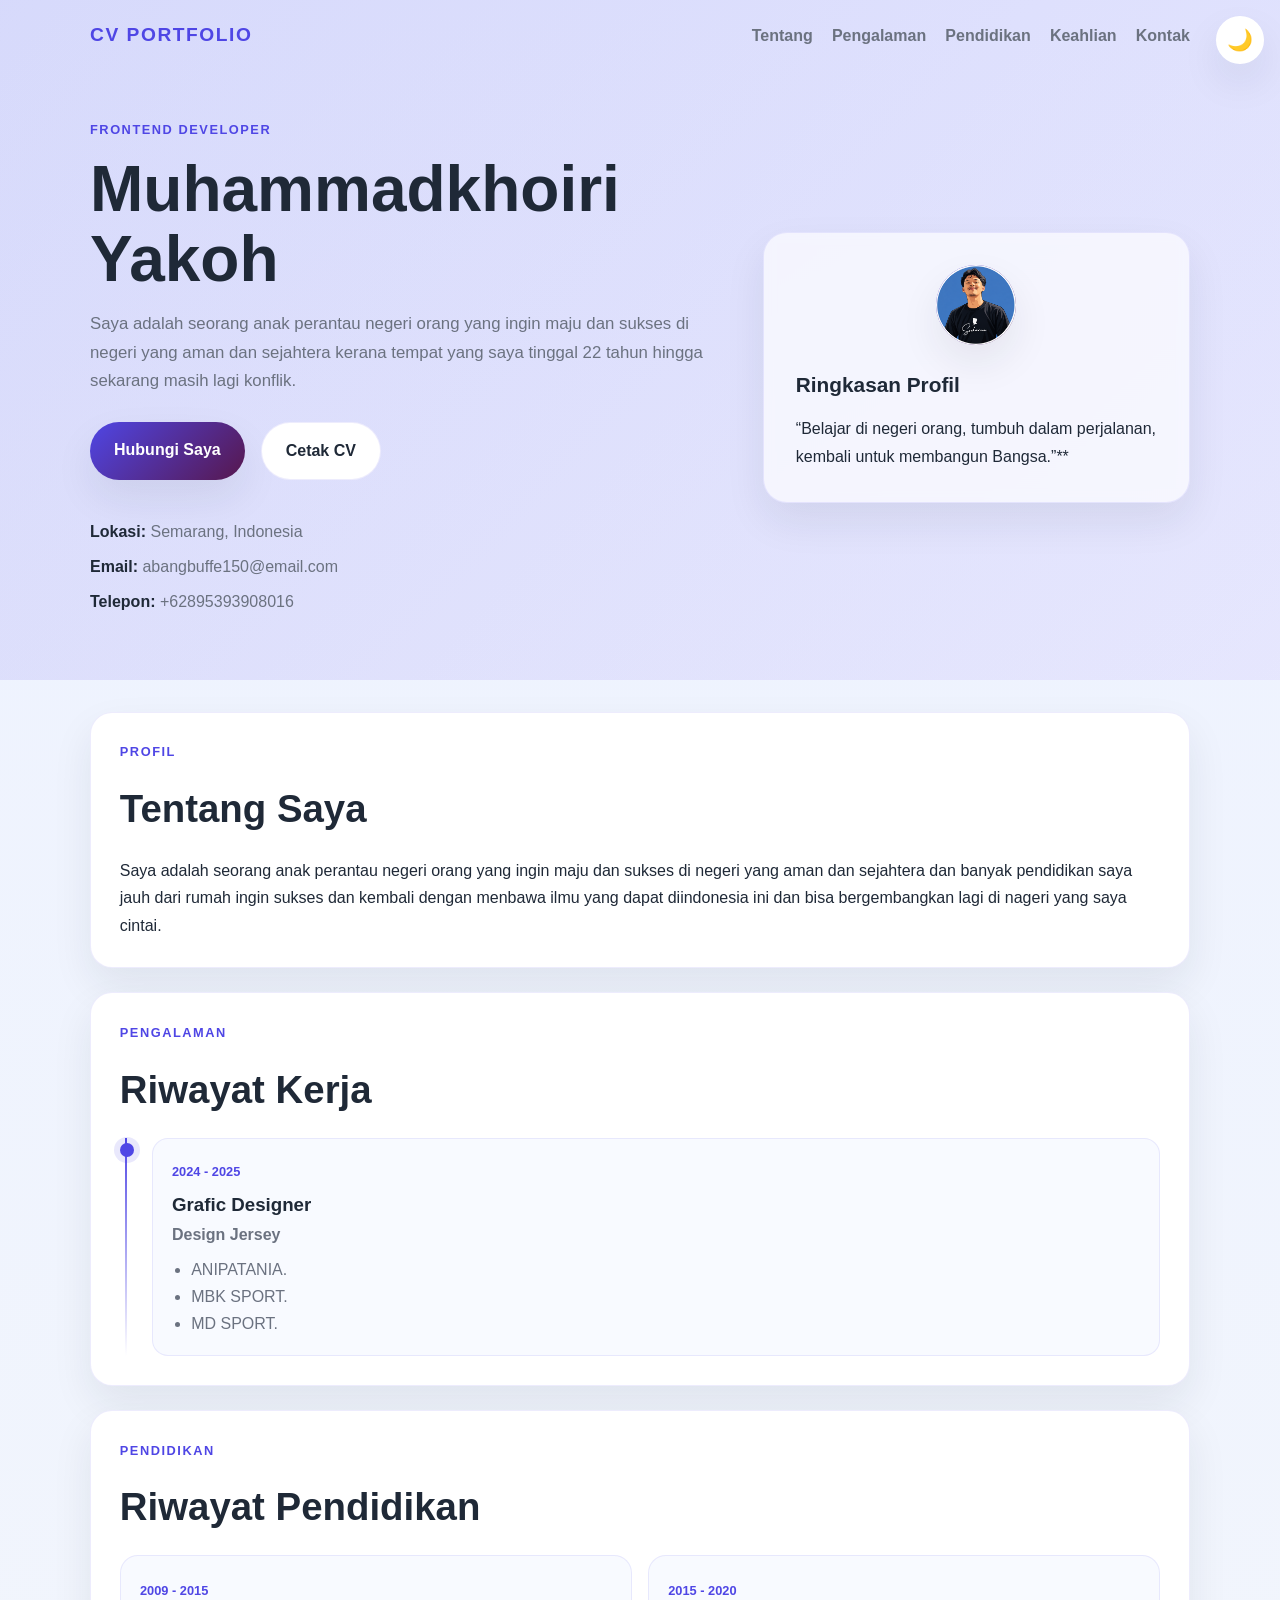
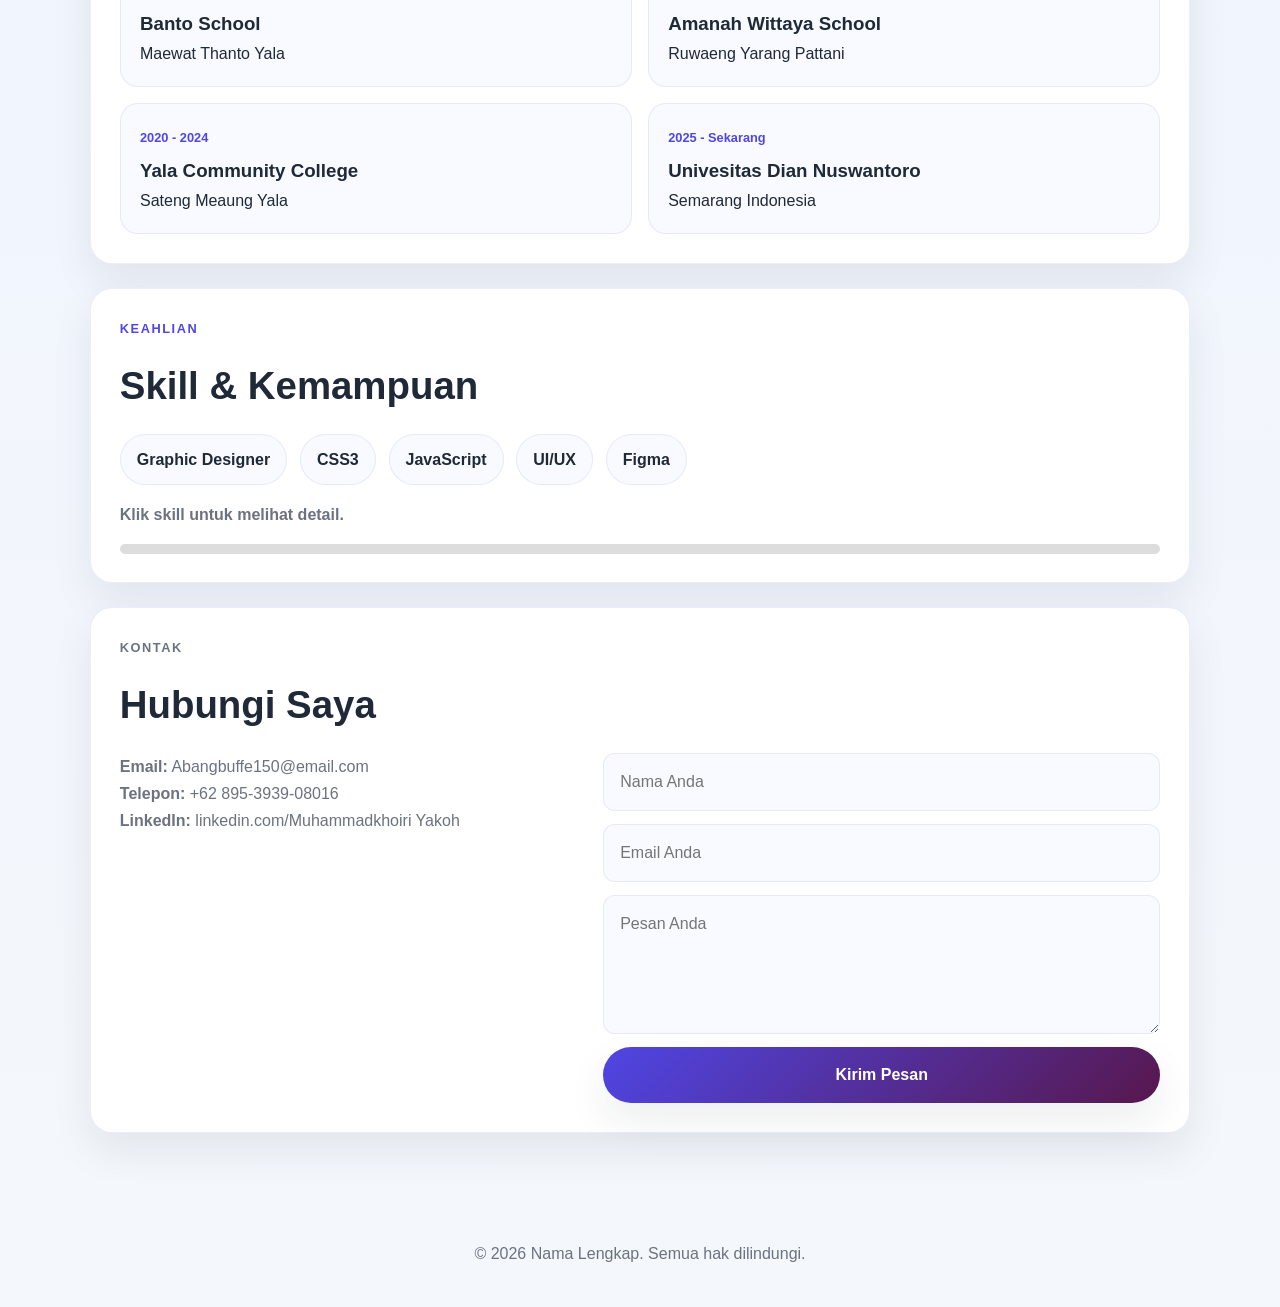
<file: Tugas 1/index.html>
<!DOCTYPE html>
<html lang="id">
  <head>
    <meta charset="UTF-8" />
    <meta name="viewport" content="width=device-width, initial-scale=1.0" />
    <title>CV - Muhammadkhoiri Yakoh</title>
    <meta
      name="description"
      content="Curriculum Vitae personal dengan desain modern dan responsif."
    />
    <link rel="stylesheet" href="css/style.css" />
  </head>
  <body>
    <div class="theme-switcher">
      <button id="themeToggle" aria-label="Ganti tema">🌙</button>
    </div>

    <header class="hero">
      <nav class="navbar container">
        <div class="brand">CV Portfolio</div>
        <div class="nav-links">
          <a href="#about">Tentang</a>
          <a href="#experience">Pengalaman</a>
          <a href="#education">Pendidikan</a>
          <a href="#skills">Keahlian</a>
          <a href="#contact">Kontak</a>
        </div>
      </nav>

      <div class="container hero-content">
        <div class="profile-text">
          <p class="eyebrow">Frontend Developer</p>
          <h1> Muhammadkhoiri Yakoh</h1>
          <p class="headline">
            Saya adalah seorang anak perantau negeri orang yang ingin maju dan sukses di negeri yang aman dan sejahtera
            kerana tempat yang saya tinggal 22 tahun hingga sekarang masih lagi konflik.
          </p>

          <div class="cta-group">
            <a href="#contact" class="btn btn-primary">Hubungi Saya</a>
            <button id="printCv" class="btn btn-secondary" type="button">
              Cetak CV
            </button>
          </div>

          <ul class="mini-info">
            <li><strong>Lokasi:</strong> Semarang, Indonesia</li>
            <li><strong>Email:</strong> abangbuffe150@email.com</li>
            <li><strong>Telepon:</strong> +62895393908016</li>
          </ul>
        </div>

        <div class="profile-card">
  <div class="avatar">
    <img src="img/GPT.png" alt="Profile Picture">
  </div>

  <div class="card-content">
    <h3>Ringkasan Profil</h3>
    <p>
      “Belajar di negeri orang, 
      tumbuh dalam perjalanan, 
      kembali untuk membangun Bangsa.”**

    </p>
  </div>
</div>
    </header>

    <main class="container main-content">
      <section id="about" class="panel">
        <div class="section-heading">
          <p class="eyebrow">Profil</p>
          <h2>Tentang Saya</h2>
        </div>
        <p>
          Saya adalah seorang anak perantau negeri orang yang ingin maju dan sukses di negeri yang aman dan sejahtera
          dan banyak pendidikan saya jauh dari rumah ingin sukses dan kembali dengan menbawa ilmu yang dapat diindonesia ini dan bisa bergembangkan lagi di nageri yang saya cintai.
        </p>
      </section>

      <section id="experience" class="panel">
        <div class="section-heading">
          <p class="eyebrow">Pengalaman</p>
          <h2>Riwayat Kerja</h2>
        </div>

        <div class="timeline">
          <article class="timeline-item">
            <div class="timeline-dot"></div>
            <div class="timeline-content">
              <span class="date">2024 - 2025</span>
              <h3>Grafic Designer</h3>
              <p class="company">Design Jersey</p>
              <ul>
                <li>ANIPATANIA.</li>
                <li>MBK SPORT.</li>
                <li>MD SPORT.</li>
              </ul>
            </div>
          </article>
      
      </section>

      <section id="education" class="panel">
        <div class="section-heading">
          <p class="eyebrow">Pendidikan</p>
          <h2>Riwayat Pendidikan</h2>
        </div>

        <div class="education-grid">
          <div class="edu-card">
            <span class="date">2009 - 2015</span>
            <h3>Banto School </h3>
            <p>Maewat Thanto Yala</p>
          </div>
          <div class="edu-card">
            <span class="date">2015 - 2020</span>
            <h3>Amanah Wittaya School</h3>
            <p>Ruwaeng Yarang Pattani</p>
          </div>
           <div class="edu-card">
            <span class="date">2020 - 2024</span>
            <h3>Yala Community College</h3>
            <p>Sateng Meaung Yala</p>
          </div>
           <div class="edu-card">
            <span class="date">2025 - Sekarang</span>
            <h3>Univesitas Dian Nuswantoro </h3>
            <p>Semarang Indonesia</p>
          </div>
        </div>
      </section>

      <section id="skills" class="panel">
        <div class="section-heading">
          <p class="eyebrow">Keahlian</p>
          <h2>Skill & Kemampuan</h2>
        </div>
<div class="skills-wrap">
  <button class="skill-tag" data-skill="HTML5">Graphic Designer</button>
  <button class="skill-tag" data-skill="CSS3">CSS3</button>
  <button class="skill-tag" data-skill="JavaScript">JavaScript</button>
  <button class="skill-tag" data-skill="UI/UX">UI/UX</button>
  <button class="skill-tag" data-skill="Figma">Figma</button>
</div>

<p id="skillStatus" class="skill-status">
  Klik skill untuk melihat detail.
</p>

<div class="skill-bar">
  <div id="skillProgress"></div>
</div>
      </section>

      <section id="contact" class="panel contact-panel">
        <div class="section-heading">
          <p class="eyebrow">Kontak</p>
          <h2>Hubungi Saya</h2>
        </div>

        <div class="contact-grid">
          <div>
            <p><strong>Email:</strong> Abangbuffe150@email.com</p>
            <p><strong>Telepon:</strong> +62 895-3939-08016</p>
            <p><strong>LinkedIn:</strong> linkedin.com/Muhammadkhoiri Yakoh</p>
          </div>
          <form class="contact-form">
            <input type="text" placeholder="Nama Anda" aria-label="Nama Anda" />
            <input type="email" placeholder="Email Anda" aria-label="Email Anda" />
            <textarea rows="4" placeholder="Pesan Anda" aria-label="Pesan Anda"></textarea>
            <button type="submit" class="btn btn-primary">Kirim Pesan</button>
          </form>
        </div>
      </section>
    </main>

    <footer class="footer">
      <p>© <span id="year"></span> Nama Lengkap. Semua hak dilindungi.</p>
    </footer>

    <script src="js/script.js"></script>

  </body>
</html>
</file>
<file: Tugas 1/css/style.css>
:root {
  --bg: #f4f7fb;
  --bg-strong: #edf2ff;
  --surface: #ffffff;
  --surface-soft: #f8faff;
  --primary: #4f46e5;
  --primary-dark: #312e81;
  --accent: #57174d;
  --text: #1f2937;
  --muted: #6b7280;
  --border: rgba(79, 70, 229, 0.1);
  --shadow: 0 18px 40px rgba(31, 41, 55, 0.08);
}

body.dark-mode {
  --bg: #0f172a;
  --bg-strong: #111827;
  --surface: #111827;
  --surface-soft: #1f2937;
  --primary: #8b5cf6;
  --primary-dark: #c4b5fd;
  --accent: #a78bfa;
  --text: #e5e7eb;
  --muted: #cbd5e1;
  --border: rgba(139, 92, 246, 0.18);
  --shadow: 0 18px 40px rgba(15, 23, 42, 0.6);
}

* {
  box-sizing: border-box;
  margin: 0;
  padding: 0;
}

html {
  scroll-behavior: smooth;
}

body {
  font-family: "Segoe UI", Tahoma, Geneva, Verdana, sans-serif;
  background: linear-gradient(180deg, var(--bg-strong), var(--bg));
  color: var(--text);
  line-height: 1.7;
  transition: background 0.3s ease, color 0.3s ease;
}

a {
  text-decoration: none;
  color: inherit;
}

button,
input,
textarea {
  font: inherit;
}

.container {
  width: min(1100px, calc(100% - 2rem));
  margin: 0 auto;
}

.hero {
  background: linear-gradient(135deg, rgba(79, 70, 229, 0.14), rgba(167, 139, 250, 0.12));
  padding-bottom: 3rem;
}

.navbar {
  display: flex;
  justify-content: space-between;
  align-items: center;
  padding: 1.2rem 0;
}

.brand {
  font-size: 1.2rem;
  font-weight: 700;
  letter-spacing: 0.08em;
  text-transform: uppercase;
  color: var(--primary);
}

.nav-links {
  display: flex;
  gap: 1.2rem;
  flex-wrap: wrap;
}

.nav-links a {
  color: var(--muted);
  font-weight: 600;
  transition: color 0.2s ease;
}

.nav-links a:hover {
  color: var(--primary);
}

.hero-content {
  display: grid;
  grid-template-columns: 1.5fr 1fr;
  align-items: center;
  gap: 2rem;
  padding-top: 2rem;
}

.profile-text {
  padding: 1rem 0;
}

.eyebrow {
  font-size: 0.8rem;
  text-transform: uppercase;
  letter-spacing: 0.12em;
  color: var(--primary);
  font-weight: 700;
  margin-bottom: 0.8rem;
}

h1 {
  font-size: clamp(2.5rem, 5vw, 4.5rem);
  line-height: 1.1;
  margin-bottom: 1rem;
}

.headline {
  max-width: 650px;
  color: var(--muted);
  font-size: 1.05rem;
}

.cta-group {
  margin: 1.6rem 0;
  display: flex;
  gap: 1rem;
  flex-wrap: wrap;
}

.btn {
  border: none;
  border-radius: 999px;
  padding: 0.9rem 1.5rem;
  font-weight: 700;
  cursor: pointer;
  transition: transform 0.2s ease, box-shadow 0.2s ease;
}

.btn:hover {
  transform: translateY(-2px);
}

.btn-primary {
  background: linear-gradient(135deg, var(--primary), var(--accent));
  color: white;
  box-shadow: var(--shadow);
}

.btn-secondary {
  background: var(--surface);
  color: var(--text);
  border: 1px solid var(--border);
}

.mini-info {
  list-style: none;
  display: grid;
  gap: 0.5rem;
  color: var(--muted);
  padding-top: 0.8rem;
}

.mini-info strong {
  color: var(--text);
}

.profile-card {
  background: rgba(255, 255, 255, 0.65);
  border: 1px solid var(--border);
  border-radius: 24px;
  padding: 2rem;
  box-shadow: var(--shadow);
  backdrop-filter: blur(6px);
}

body.dark-mode .profile-card {
  background: rgba(17, 24, 39, 0.8);
}

.avatar {
  width: 120px;
  height: 120px;
  margin: 0 auto 1.4rem;
  border-radius: 50%;
  display: grid;
  place-items: center;
  background: linear-gradient(135deg, var(--primary), var(--accent));
  color: white;
  font-size: 2rem;
  font-weight: 800;
  box-shadow: var(--shadow);
}

.card-content h3 {
  margin-bottom: 0.8rem;
  font-size: 1.3rem;
}

.main-content {
  padding: 2rem 0 4rem;
}

.panel {
  background: var(--surface);
  border: 1px solid var(--border);
  border-radius: 22px;
  padding: 1.8rem;
  margin-bottom: 1.5rem;
  box-shadow: var(--shadow);
}

.section-heading {
  margin-bottom: 1rem;
}

.section-heading h2 {
  font-size: clamp(1.7rem, 3vw, 2.4rem);
}

.timeline {
  display: grid;
  gap: 1.1rem;
}

.timeline-item {
  position: relative;
  padding-left: 2rem;
}

.timeline-item::before {
  content: "";
  position: absolute;
  left: 0.35rem;
  top: 0;
  bottom: 0;
  width: 2px;
  background: linear-gradient(180deg, var(--primary), transparent);
}

.timeline-dot {
  position: absolute;
  left: 0;
  top: 0.3rem;
  width: 0.9rem;
  height: 0.9rem;
  border-radius: 50%;
  background: var(--primary);
  box-shadow: 0 0 0 6px rgba(79, 70, 229, 0.12);
}

.timeline-content {
  background: var(--surface-soft);
  border: 1px solid var(--border);
  border-radius: 16px;
  padding: 1.1rem 1.2rem;
}

.date {
  display: inline-block;
  margin-bottom: 0.4rem;
  font-size: 0.8rem;
  font-weight: 700;
  color: var(--primary);
}

.company {
  font-weight: 700;
  color: var(--muted);
  margin-bottom: 0.5rem;
}

.timeline-content ul,
.contact-panel p {
  color: var(--muted);
}

.timeline-content ul {
  padding-left: 1.2rem;
}

.education-grid {
  display: grid;
  grid-template-columns: repeat(2, minmax(0, 1fr));
  gap: 1rem;
}

.edu-card {
  background: var(--surface-soft);
  border: 1px solid var(--border);
  border-radius: 18px;
  padding: 1.2rem;
}

.skills-wrap {
  display: flex;
  flex-wrap: wrap;
  gap: 0.8rem;
  margin-top: 1rem;
}

.skill-tag {
  border: 1px solid var(--border);
  background: var(--surface-soft);
  color: var(--text);
  padding: 0.7rem 1rem;
  border-radius: 999px;
  cursor: pointer;
  font-weight: 600;
  transition: all 0.2s ease;
}

.skill-tag:hover,
.skill-tag.active {
  background: linear-gradient(135deg, var(--primary), var(--accent));
  color: white;
  border-color: transparent;
}

.skill-status {
  margin-top: 1rem;
  color: var(--muted);
  font-weight: 600;
}

.contact-grid {
  display: grid;
  grid-template-columns: 1fr 1.2fr;
  gap: 1.2rem;
  align-items: start;
}

.contact-form {
  display: flex;
  flex-direction: column;
  gap: 0.8rem;
}

.contact-form input,
.contact-form textarea {
  width: 100%;
  padding: 0.9rem 1rem;
  border-radius: 12px;
  border: 1px solid var(--border);
  background: var(--surface-soft);
  color: var(--text);
}

.contact-form input:focus,
.contact-form textarea:focus {
  outline: 2px solid rgba(79, 70, 229, 0.2);
  border-color: var(--primary);
}

.footer {
  text-align: center;
  padding: 1.2rem 1rem 2.5rem;
  color: var(--muted);
}

.theme-switcher {
  position: fixed;
  top: 1rem;
  right: 1rem;
  z-index: 10;
}

#themeToggle {
  width: 48px;
  height: 48px;
  border: none;
  border-radius: 50%;
  background: var(--surface);
  color: var(--text);
  box-shadow: var(--shadow);
  cursor: pointer;
  font-size: 1.3rem;
}

@media (max-width: 768px) {
  .navbar,
  .hero-content,
  .contact-grid,
  .education-grid {
    grid-template-columns: 1fr;
    display: grid;
  }

  .navbar {
    justify-content: center;
    text-align: center;
  }

  .nav-links {
    justify-content: center;
  }

  .hero-content {
    padding-top: 1rem;
  }

  .profile-card {
    order: -1;
  }
}
.avatar {
  width: 80px;
  height: 80px;
  border-radius: 50%;
  overflow: hidden;
}

.avatar img {
  width: 100%;
  height: 100%;
  object-fit: cover;
}

.skill-bar {
  width: 100%;
  height: 10px;
  background: #ddd;
  border-radius: 10px;
  margin-top: 15px;
  overflow: hidden;
}

#skillProgress {
  width: 0%;
  height: 100%;
  background: #222;
  border-radius: 10px;
  transition: width 0.5s ease;
}
</file>
